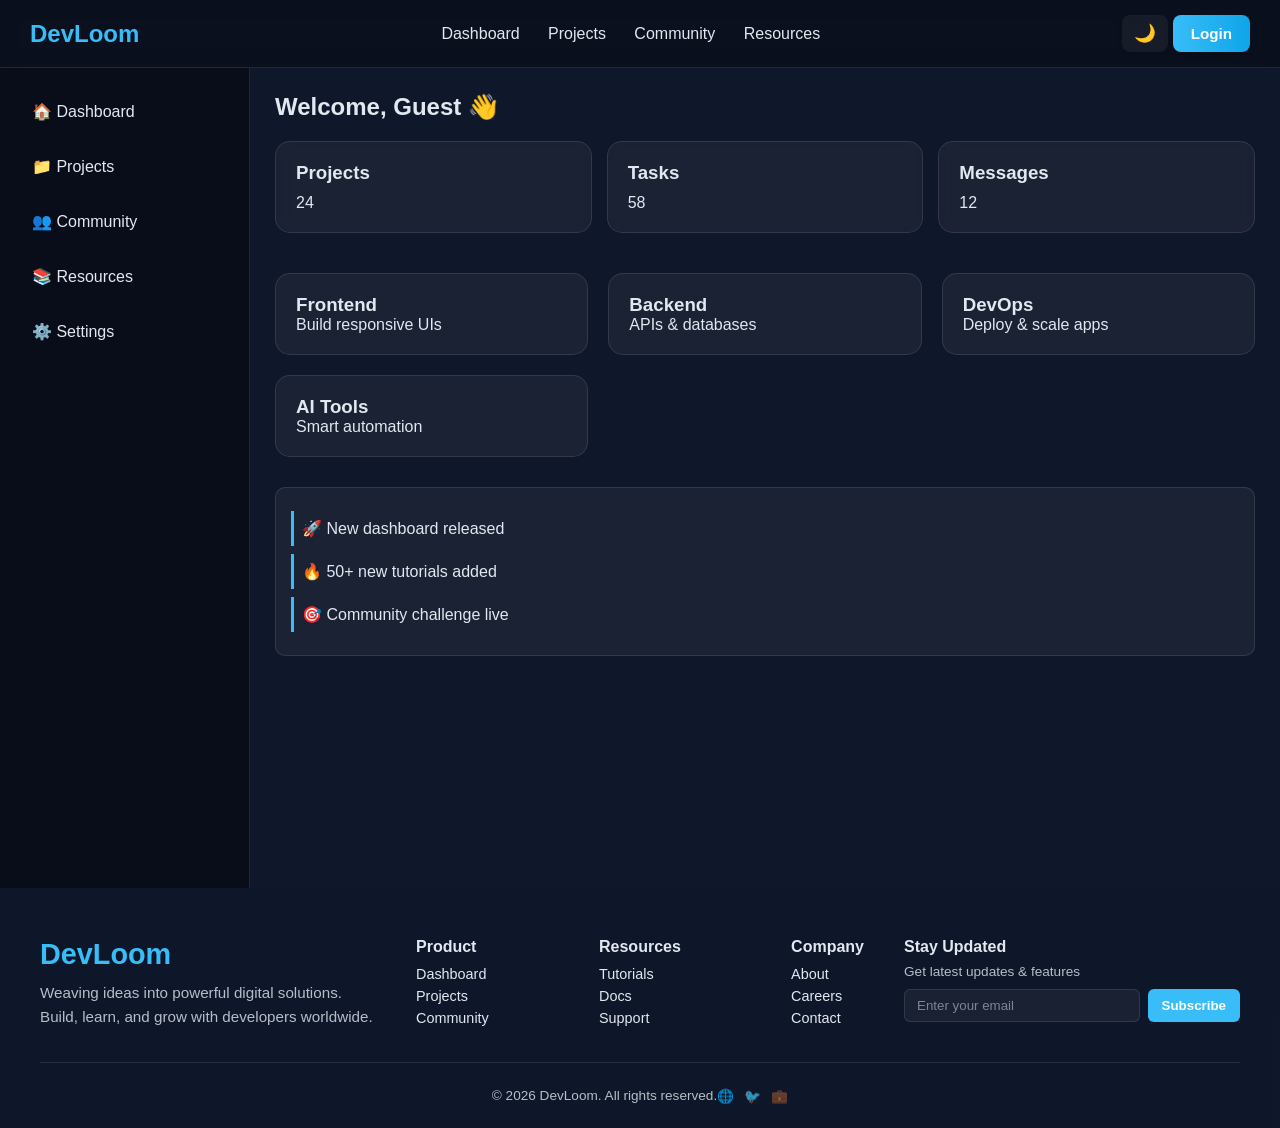
<file: Pages/index.html>
<!DOCTYPE html>
<html lang="en">
<head>
  <meta charset="UTF-8" />
  <meta name="viewport" content="width=device-width, initial-scale=1.0" />
  <title>DevLoom</title>
  <link rel="stylesheet" href="/styles/style.css" />
</head>
<body>
  <header class="header">
    <div class="logo">DevLoom</div>
    <nav>
      <a href="index.html">Dashboard</a>
      <a href="project.html">Projects</a>
      <a href="community.html">Community</a>
      <a href="resources.html">Resources</a>
    </nav>
    <div class="actions">
      <button id="themeToggle">🌙</button>
      <a href="login.html"><button id="loginBtn" >Login</button></a>
    </div>
  </header>

  <div class="layout">
    <aside class="sidebar" id="sidebar">
      <ul>
      <a href="index.html" style="text-decoration: none; color:white"><li>🏠 Dashboard</li></a>
       <a href="project.html" style="text-decoration: none; color:white"> <li>📁 Projects</li></a>
      <a href="community.html"  style="text-decoration: none; color:white">  <li>👥 Community</li></a>
      <a href="resources.html" style="text-decoration: none; color:white">  <li>📚 Resources</li></a>
      <a href="setting.html"  style="text-decoration: none; color:white"> <li >⚙️ Settings</li></a>
      </ul>
    </aside>

    <main class="main">
      <h2 id="welcome">Welcome, Guest 👋</h2>

      <section class="dashboard" id="dashboard"></section>

      <section class="cards" id="cards"></section>

      <section class="announcements" id="announcements"></section>
    </main>
  </div>

  <footer class="footer">
  <div class="footer-top">
    <!-- Brand -->
    <div class="footer-brand">
      <h2>DevLoom</h2>
      <p>Weaving ideas into powerful digital solutions. Build, learn, and grow with developers worldwide.</p>
    </div>

    <!-- Navigation Links -->
    <div class="footer-links">
      <div class="link-section">
        <h4>Product</h4>
        <a href="#">Dashboard</a>
        <a href="project.html">Projects</a>
        <a href="#">Community</a>
      </div>
      <div class="link-section">
        <h4>Resources</h4>
        <a href="#">Tutorials</a>
        <a href="#">Docs</a>
        <a href="#">Support</a>
      </div>
      <div class="link-section">
        <h4>Company</h4>
        <a href="#">About</a>
        <a href="#">Careers</a>
        <a href="#">Contact</a>
      </div>
    </div>

    <!-- Newsletter -->
    <div class="footer-newsletter">
      <h4>Stay Updated</h4>
      <p>Get latest updates & features</p>
      <div class="newsletter-box">
        <input type="email" placeholder="Enter your email" />
        <button>Subscribe</button>
      </div>
    </div>
  </div>

  <!-- Bottom Bar -->
  <div class="footer-bottom">
    <p>© 2026 DevLoom. All rights reserved.</p>
    <div class="footer-socials">
      <span>🌐</span>
      <span>🐦</span>
      <span>💼</span>
    </div>
  </div>
</footer>
<script src= "/scriptx/common.js"  defer></script>
<script src="/scriptx/script.js"></script>
</body>
</html>
</file>
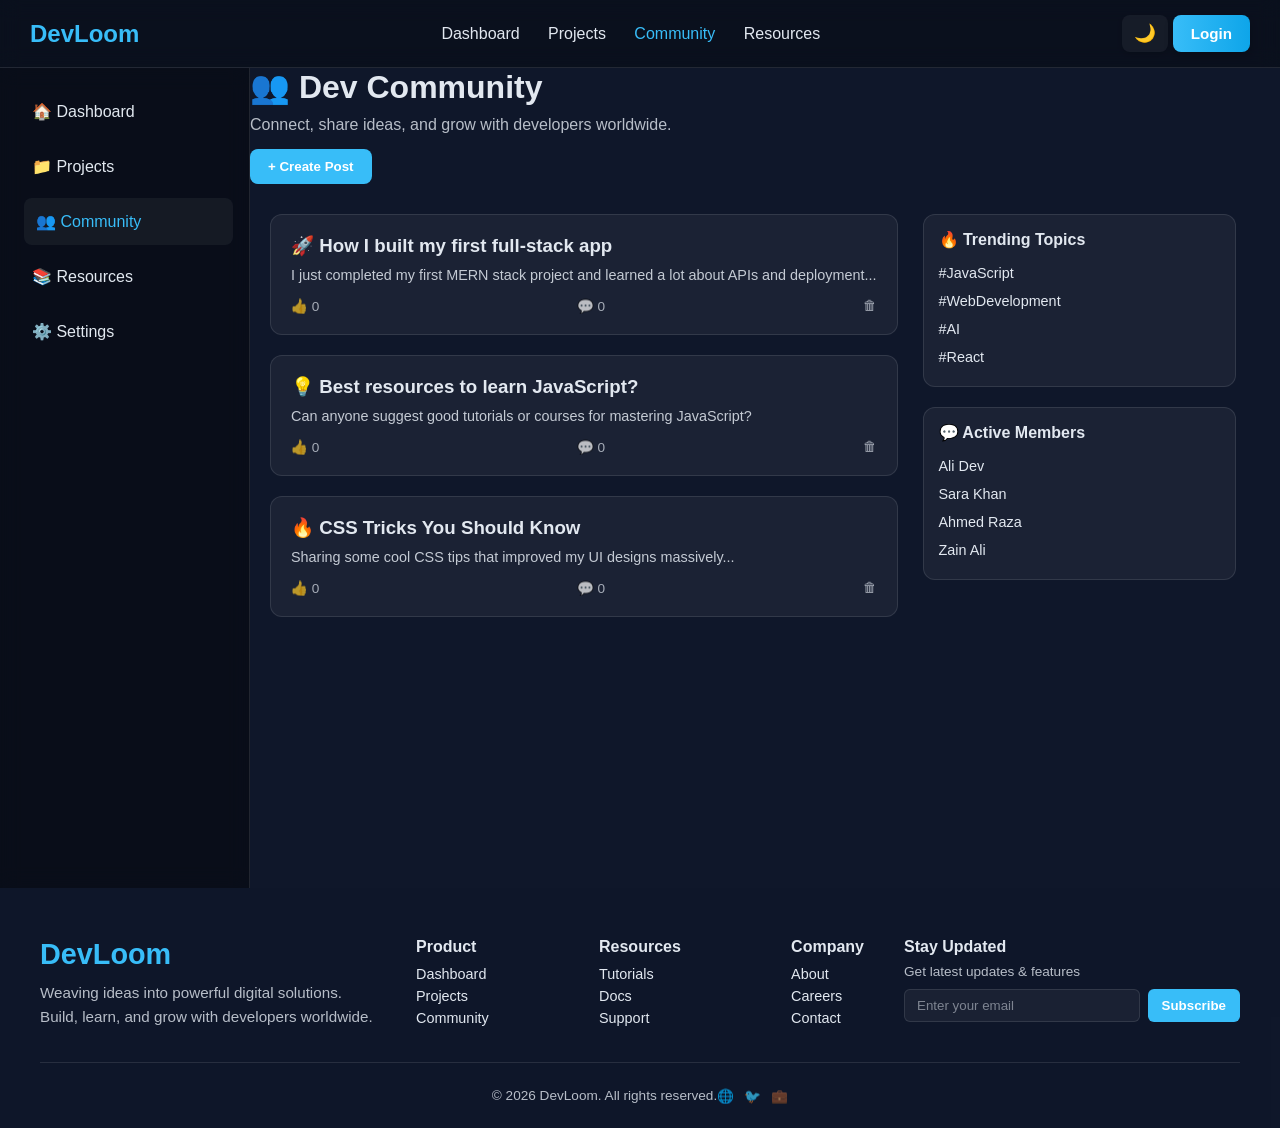
<file: Pages/community.html>
<!DOCTYPE html>
<html lang="en">
<head>
  <meta charset="UTF-8">
  <meta name="viewport" content="width=device-width, initial-scale=1.0">
  <title>Community</title>
  <link rel="stylesheet" href="/styles/community.css">
</head>
<body>

<!-- HEADER -->
<header class="header">
  <div class="logo">DevLoom</div>

  <nav>
    <a href="index.html">Dashboard</a>
    <a href="project.html">Projects</a>
    <a href="community.html" class="active">Community</a>
    <a href="resources.html">Resources</a>
  </nav>

  <div class="actions">
    <button id="themeToggle">🌙</button>
    <a href="login.html"><button id="loginBtn">Login</button></a>
  </div>
</header>

<!-- LAYOUT -->
<div class="layout">

  <!-- SIDEBAR -->
  <aside class="sidebar">
    <ul>
      <li><a href="index.html">🏠 Dashboard</a></li>
      <li><a href="project.html">📁 Projects</a></li>
      <li class="active">👥 Community</li>
      <li><a href="resources.html">📚 Resources</a></li>
      <li><a href="#">⚙️ Settings</a></li>
    </ul>
  </aside>

  <!-- MAIN CONTENT -->
  <main class="main-content">

    <!-- HEADER -->
    <section class="community-header">
      <h1>👥 Dev Community</h1>
      <p>Connect, share ideas, and grow with developers worldwide.</p>
      <button class="create-post-btn">+ Create Post</button>
    </section>

    <!-- CONTENT GRID -->
    <div class="community-container">

      <!-- POSTS -->
      <div class="posts">

        <div class="post-card">
          <h3>🚀 How I built my first full-stack app</h3>
          <p>I just completed my first MERN stack project and learned a lot about APIs and deployment...</p>
          <div class="post-footer">
            <span>👍 120 Likes</span>
            <span>💬 45 Comments</span>
          </div>
        </div>

        <div class="post-card">
          <h3>💡 Best resources to learn JavaScript?</h3>
          <p>Can anyone suggest good tutorials or courses for mastering JavaScript?</p>
          <div class="post-footer">
            <span>👍 89 Likes</span>
            <span>💬 30 Comments</span>
          </div>
        </div>

        <div class="post-card">
          <h3>🔥 CSS Tricks You Should Know</h3>
          <p>Sharing some cool CSS tips that improved my UI designs massively...</p>
          <div class="post-footer">
            <span>👍 150 Likes</span>
            <span>💬 60 Comments</span>
          </div>
        </div>

      </div>

      <!-- RIGHT SIDEBAR -->
      <div class="community-sidebar">

        <div class="community-box">
          <h4>🔥 Trending Topics</h4>
          <ul>
            <li>#JavaScript</li>
            <li>#WebDevelopment</li>
            <li>#AI</li>
            <li>#React</li>
          </ul>
        </div>

        <div class="community-box">
          <h4>💬 Active Members</h4>
          <ul>
            <li>Ali Dev</li>
            <li>Sara Khan</li>
            <li>Ahmed Raza</li>
            <li>Zain Ali</li>
          </ul>
        </div>

      </div>

    </div>

  </main>

</div>

<!-- FOOTER (OUTSIDE LAYOUT ✅) -->
<footer class="footer">

  <div class="footer-top">
    <div class="footer-brand">
      <h2>DevLoom</h2>
      <p>Weaving ideas into powerful digital solutions. Build, learn, and grow with developers worldwide.</p>
    </div>

    <div class="footer-links">
      <div class="link-section">
        <h4>Product</h4>
        <a href="index.html">Dashboard</a>
        <a href="project.html">Projects</a>
        <a href="community.html">Community</a>
      </div>

      <div class="link-section">
        <h4>Resources</h4>
        <a href="#">Tutorials</a>
        <a href="#">Docs</a>
        <a href="#">Support</a>
      </div>

      <div class="link-section">
        <h4>Company</h4>
        <a href="#">About</a>
        <a href="#">Careers</a>
        <a href="#">Contact</a>
      </div>
    </div>

    <div class="footer-newsletter">
      <h4>Stay Updated</h4>
      <p>Get latest updates & features</p>
      <div class="newsletter-box">
        <input type="email" placeholder="Enter your email">
        <button>Subscribe</button>
      </div>
    </div>
  </div>

  <div class="footer-bottom">
    <p>© 2026 DevLoom. All rights reserved.</p>
    <div class="footer-socials">
      <span>🌐</span>
      <span>🐦</span>
      <span>💼</span>
    </div>
  </div>

</footer>
<script src="/scriptx/common.js"></script>
<script src="/scriptx/community.js"></script>
</body>
</html>
</file>
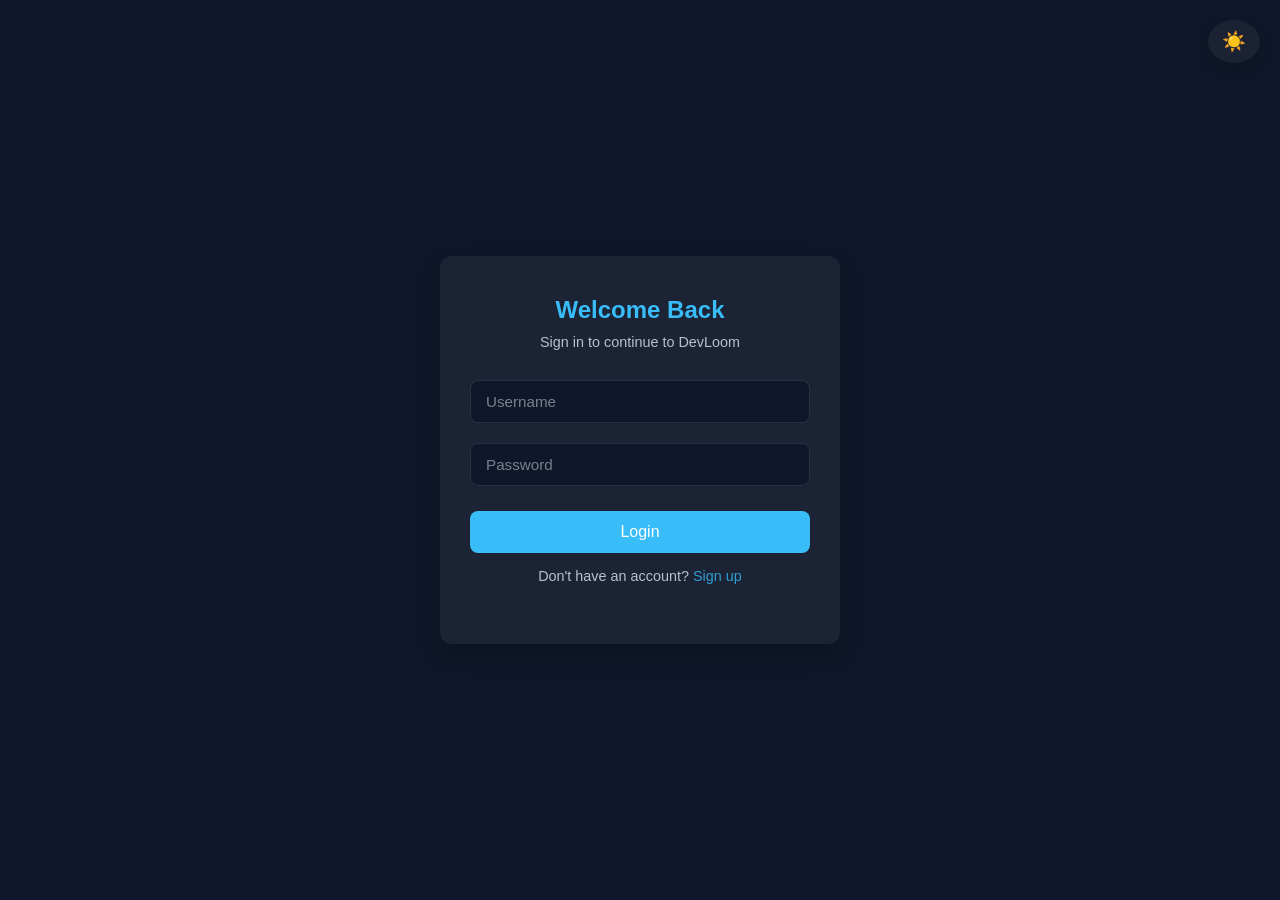
<file: Pages/login.html>
<!DOCTYPE html>
<html lang="en">
<head>
  <meta charset="UTF-8" />
  <meta name="viewport" content="width=device-width, initial-scale=1.0" />
  <title>Login - DevLoom</title>
  <link rel="stylesheet" href="/styles/login.css" />
</head>
<body>
  <div class="login-container">
    <div class="login-card">
      <h2>Welcome Back</h2>
      <p>Sign in to continue to DevLoom</p>
      <form id="loginForm">
        <input type="text" id="username" placeholder="Username" required />
        <input type="password" id="password" placeholder="Password" required />
        <button type="submit">Login</button>
      </form>
      <p class="signup-link">Don't have an account? <a href="#">Sign up</a></p>
    </div>
  </div>

  <!-- Floating Theme Toggle -->
  <button id="themeToggle" class="theme-toggle">🌙</button>

  <script>
    // Simulate login
    const loginForm = document.getElementById('loginForm');
    loginForm.addEventListener('submit', function(e) {
      e.preventDefault();
      const username = document.getElementById('username').value;
      const password = document.getElementById('password').value;

      if(username && password){
        localStorage.setItem('user', username);
        window.location.href = 'index.html';
      } else {
        alert('Please enter valid credentials');
      }
    });

    // Theme toggle
    const themeToggle = document.getElementById('themeToggle');

    // Detect theme from index.html
    if(localStorage.getItem('theme') === 'true'){
      document.body.classList.add('light');
      themeToggle.textContent = '🌙';
    } else {
      document.body.classList.remove('light');
      themeToggle.textContent = '☀️';
    }

    themeToggle.onclick = () => {
      document.body.classList.toggle('light');
      const isLight = document.body.classList.contains('light');
      localStorage.setItem('theme', isLight);
      themeToggle.textContent = isLight ? '🌙' : '☀️';
    };
  </script>
</body>
</html>
</file>
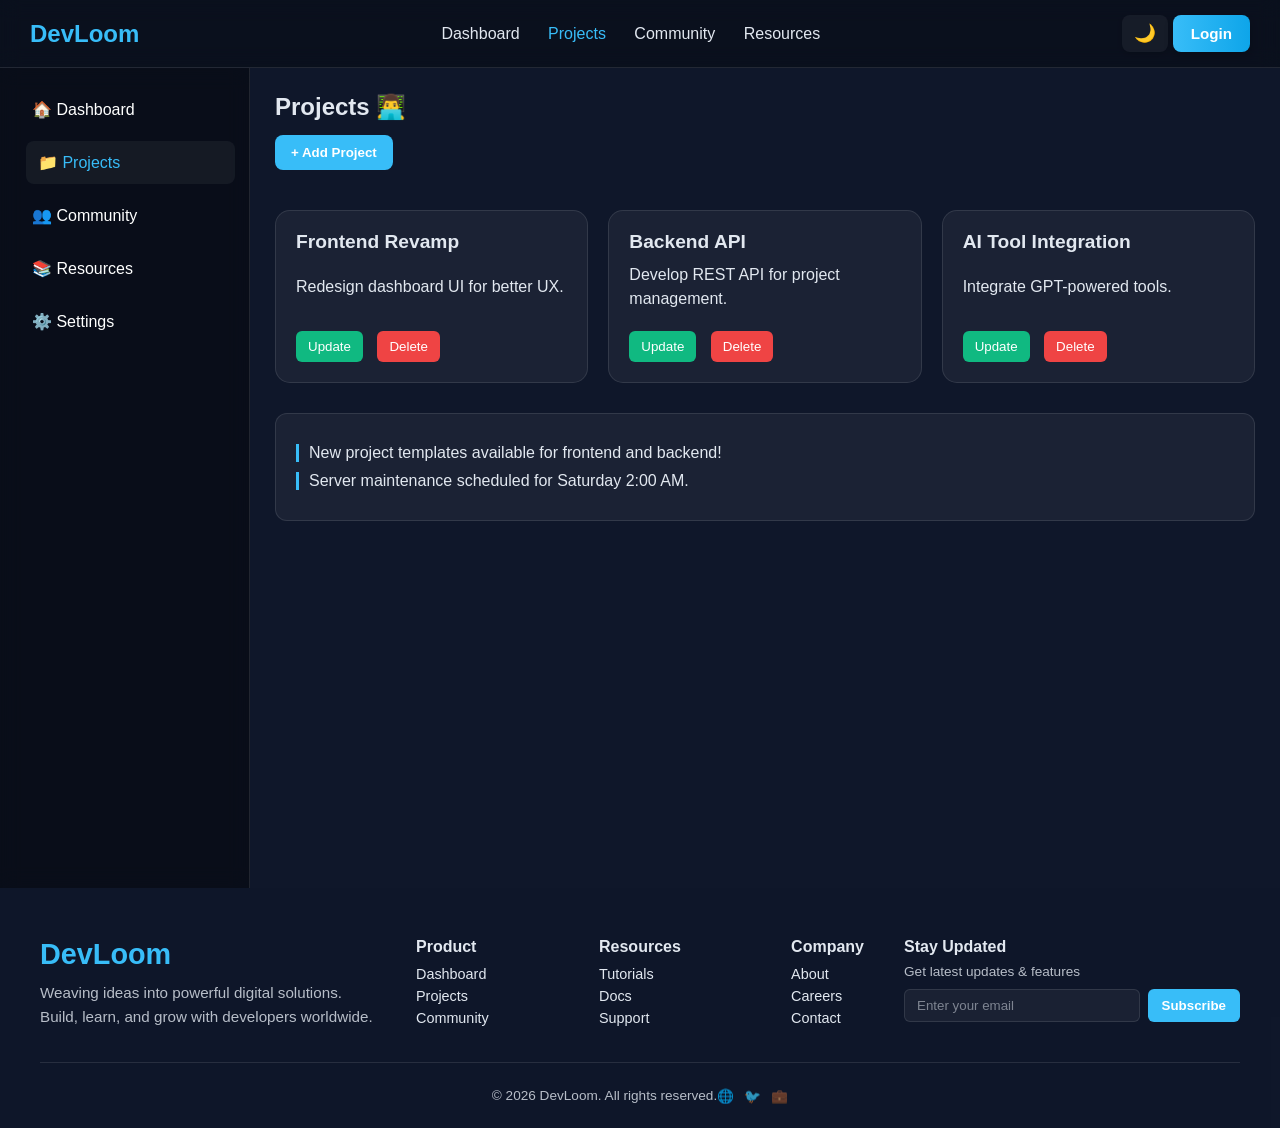
<file: Pages/project.html>
<!DOCTYPE html>
<html lang="en">
<head>
  <meta charset="UTF-8" />
  <meta name="viewport" content="width=device-width, initial-scale=1.0" />
  <title>Projects - DevLoom</title>
  <link rel="stylesheet" href="/styles/project.css" />
</head>
<body>
  <!-- HEADER -->
  <header class="header">
    <div class="logo">DevLoom</div>
    <nav>
      <a href="index.html">Dashboard</a>
      <a href="project.html" class="active">Projects</a>
      <a href="community.html">Community</a>
      <a href="resources.html">Resources</a>
    </nav>
    <div class="actions">
      <button id="themeToggle">🌙</button>
      <a href="login.html"><button id="loginBtn">Login</button></a>
    </div>
  </header>

  <div class="layout">
    <!-- SIDEBAR -->
    <aside class="sidebar" id="sidebar">
      <ul>
        <a href="index.html" style = "text-decoration:none; color: white"><li>🏠 Dashboard</li></a>
        <li class="active">📁 Projects</li>
       <a href="community.html" style = "text-decoration:none; color: white"> <li>👥 Community</li></a>
       <a href="resources.html"  style = "text-decoration:none; color: white"> <li>📚 Resources</li></a>
      <a href="setting.html"  style="text-decoration: none; color:white"> <li >⚙️ Settings</li></a>
      </ul>
    </aside>

    <!-- MAIN -->
    <main class="main">
      <h2>Projects 👨‍💻</h2>

      <!-- PROJECT CARDS -->
      <section class="cards" id="projectCards"></section>

      <!-- ANNOUNCEMENTS -->
      <section class="announcements" id="announcements">
        <p>New project templates available for frontend and backend!</p>
        <p>Server maintenance scheduled for Saturday 2:00 AM.</p>
      </section>
    </main>
  </div>

  <!-- FOOTER -->
  <footer class="footer">
    <div class="footer-top">
      <div class="footer-brand">
        <h2>DevLoom</h2>
        <p>Weaving ideas into powerful digital solutions. Build, learn, and grow with developers worldwide.</p>
      </div>
      <div class="footer-links">
        <div class="link-section">
          <h4>Product</h4>
          <a href="index.html">Dashboard</a>
          <a href="project.html">Projects</a>
          <a href="community.html">Community</a>
        </div>
        <div class="link-section">
          <h4>Resources</h4>
          <a href="#">Tutorials</a>
          <a href="#">Docs</a>
          <a href="#">Support</a>
        </div>
        <div class="link-section">
          <h4>Company</h4>
          <a href="#">About</a>
          <a href="#">Careers</a>
          <a href="#">Contact</a>
        </div>
      </div>
      <div class="footer-newsletter">
        <h4>Stay Updated</h4>
        <p>Get latest updates & features</p>
        <div class="newsletter-box">
          <input type="email" placeholder="Enter your email" />
          <button>Subscribe</button>
        </div>
      </div>
    </div>

    <div class="footer-bottom">
      <p>© 2026 DevLoom. All rights reserved.</p>
      <div class="footer-socials">
        <span>🌐</span>
        <span>🐦</span>
        <span>💼</span>
      </div>
    </div>
  </footer>
<script src="/scriptx/common.js"></script>
  <script src="/scriptx/project.js"></script>
</body>
</html>
</file>
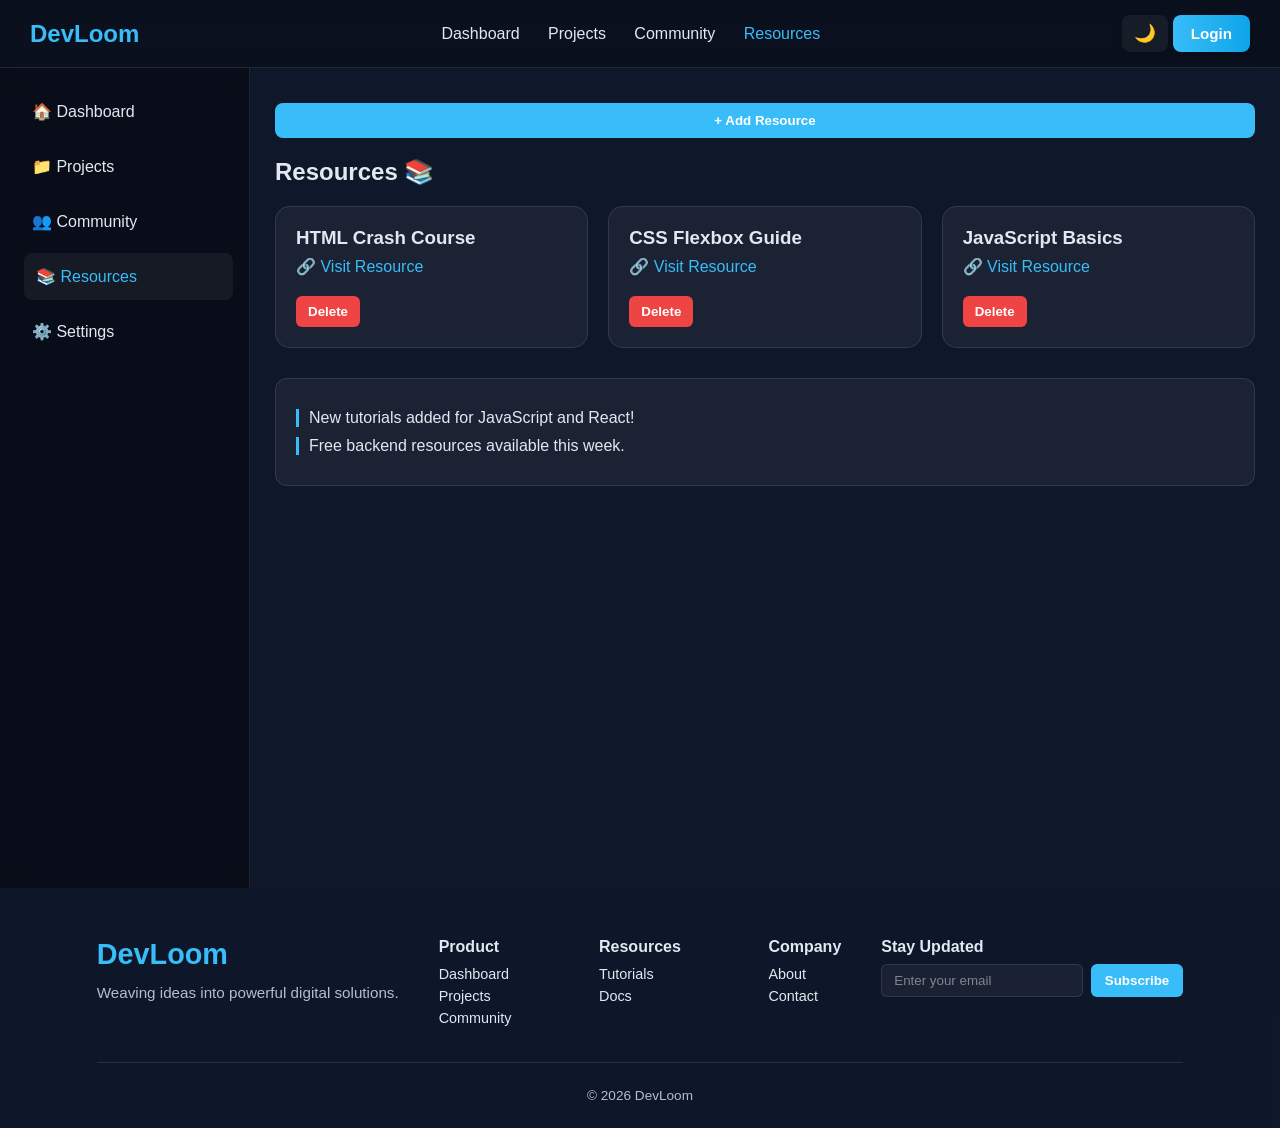
<file: Pages/resources.html>
<!DOCTYPE html>
<html lang="en">
<head>
  <meta charset="UTF-8" />
  <meta name="viewport" content="width=device-width, initial-scale=1.0"/>
  <title>Resources - DevLoom</title>
  <link rel="stylesheet" href="/styles/resources.css"/>
</head>
<body>

  <!-- HEADER -->
  <header class="header">
    <div class="logo">DevLoom</div>
    <nav>
      <a href="index.html">Dashboard</a>
      <a href="project.html">Projects</a>
      <a href="community.html">Community</a>
      <a href="resources.html" class="active">Resources</a>
    </nav>
    <div class="actions">
      <button id="themeToggle">🌙</button>
      <a href="login.html"><button id = "loginBtn">Login</button></a>
    </div>
  </header>

  <div class="layout">

    <!-- SIDEBAR -->
    <aside class="sidebar">
      <ul>
        <a href="index.html" style="text-decoration:none; color:white"><li>🏠 Dashboard</li></a>
        <a href="project.html" style="text-decoration:none; color:white"><li>📁 Projects</li></a>
        <a href="community.html" style="text-decoration:none; color:white"><li>👥 Community</li></a>
        <li class="active">📚 Resources</li>
       <a href="setting.html"  style="text-decoration: none; color:white"> <li >⚙️ Settings</li></a>
      </ul>
    </aside>

    <!-- MAIN -->
    <main class="main">
      <h2>Resources 📚</h2>

      <!-- RESOURCE CARDS -->
      <section class="cards" id="resourceCards"></section>

      <!-- ANNOUNCEMENTS -->
      <section class="announcements">
        <p>New tutorials added for JavaScript and React!</p>
        <p>Free backend resources available this week.</p>
      </section>
    </main>
  </div>

  <!-- FOOTER (same as your project page) -->
  <footer class="footer">
    <div class="footer-top">
      <div class="footer-brand">
        <h2>DevLoom</h2>
        <p>Weaving ideas into powerful digital solutions.</p>
      </div>

      <div class="footer-links">
        <div class="link-section">
          <h4>Product</h4>
          <a href="index.html">Dashboard</a>
          <a href="project.html">Projects</a>
          <a href="community.html">Community</a>
        </div>

        <div class="link-section">
          <h4>Resources</h4>
          <a href="#">Tutorials</a>
          <a href="#">Docs</a>
        </div>

        <div class="link-section">
          <h4>Company</h4>
          <a href="#">About</a>
          <a href="#">Contact</a>
        </div>
      </div>

      <div class="footer-newsletter">
        <h4>Stay Updated</h4>
        <div class="newsletter-box">
          <input type="email" placeholder="Enter your email"/>
          <button>Subscribe</button>
        </div>
      </div>
    </div>

    <div class="footer-bottom">
      <p>© 2026 DevLoom</p>
    </div>
  </footer>

  <script src="/scriptx/resources.js"></script>
</body>
</html>
</file>
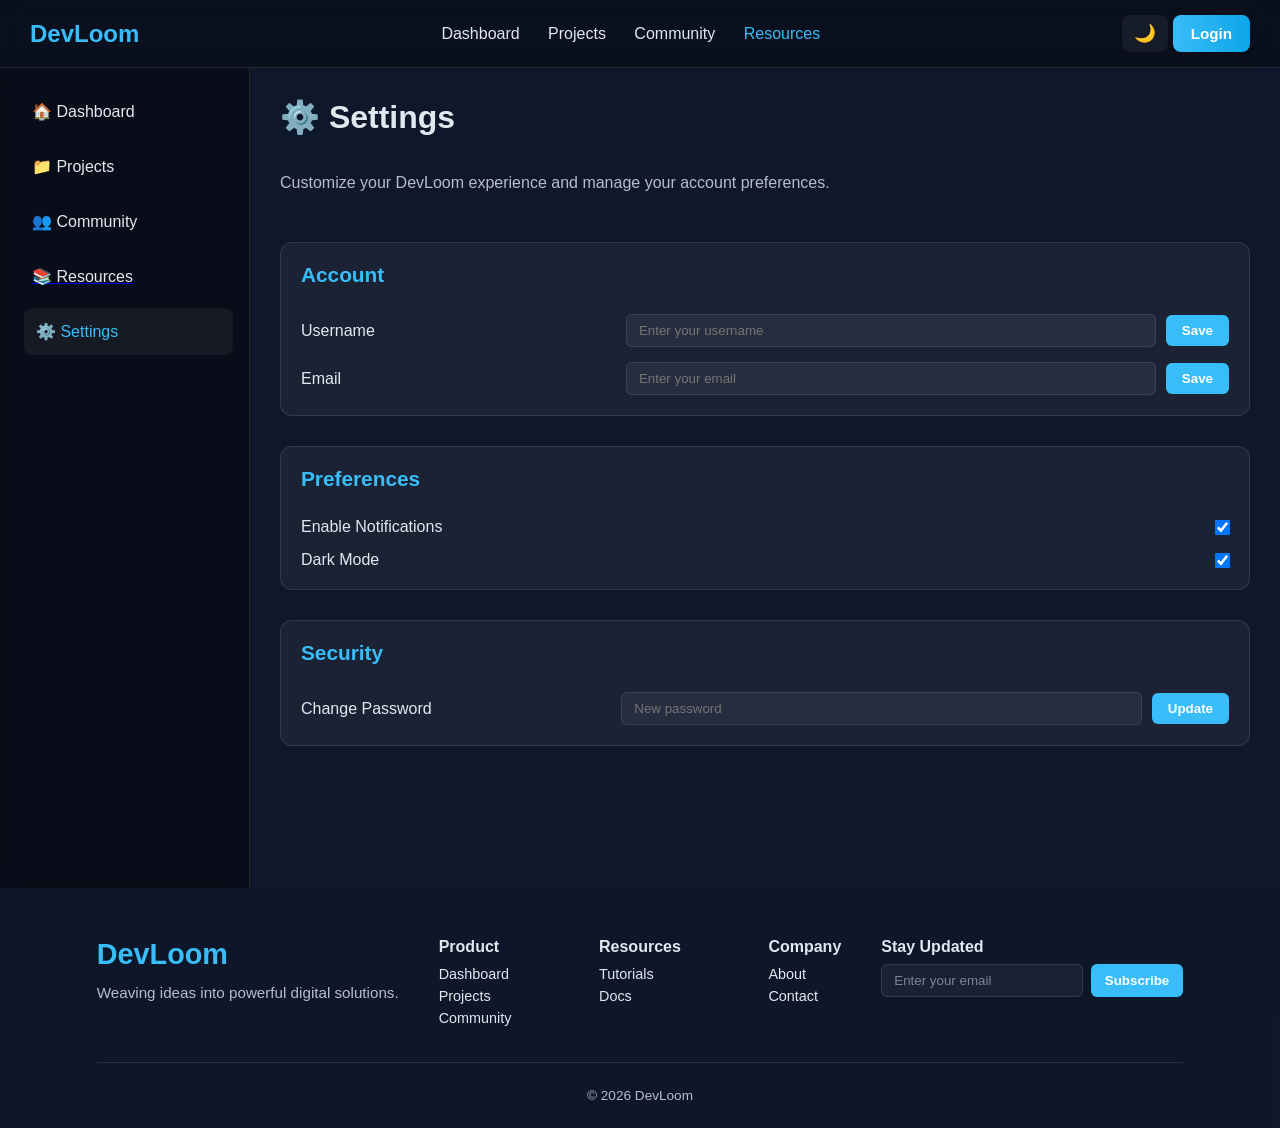
<file: Pages/setting.html>
<!DOCTYPE html>
<html lang="en">
<head>
  <meta charset="UTF-8">
  <meta name="viewport" content="width=device-width, initial-scale=1.0">
  <title>Settings - DevLoom</title>
  <link rel="stylesheet" href="/styles/common.css">
  <link rel="stylesheet" href="/styles/setting.css">
</head>
<body>
  <!-- HEADER & SIDEBAR handled by common.css -->
 <header class="header">
    <div class="logo">DevLoom</div>
    <nav>
      <a href="index.html">Dashboard</a>
      <a href="project.html">Projects</a>
      <a href="community.html">Community</a>
      <a href="resources.html" class="active">Resources</a>
    </nav>
    <div class="actions">
      <button id="themeToggle">🌙</button>
      <a href="login.html"><button id = "loginBtn">Login</button></a>
    </div>
  </header>

  <div class="layout">
    <!-- SIDEBAR is common -->
<aside class="sidebar">
      <ul>
        <a href="index.html" style="text-decoration:none; color:white"><li>🏠 Dashboard</li></a>
        <a href="project.html" style="text-decoration:none; color:white"><li>📁 Projects</li></a>
        <a href="community.html" style="text-decoration:none; color:white"><li>👥 Community</li></a>
       <a href="resources.html"> <li>📚 Resources</li></a>
      <li class="active">⚙️ Settings</li>
      </ul>
    </aside>

    <main class="main-content setting-main">
      <h1>⚙️ Settings</h1>
      <p>Customize your DevLoom experience and manage your account preferences.</p>

      <!-- ACCOUNT SETTINGS -->
      <section class="settings-section">
        <h2>Account</h2>
        <div class="setting-item">
          <label for="username">Username</label>
          <input type="text" id="username" placeholder="Enter your username">
          <button class="save-btn">Save</button>
        </div>
        <div class="setting-item">
          <label for="email">Email</label>
          <input type="email" id="email" placeholder="Enter your email">
          <button class="save-btn">Save</button>
        </div>
      </section>

      <!-- PREFERENCES -->
      <section class="settings-section">
        <h2>Preferences</h2>
        <div class="setting-item">
          <label for="notifications">Enable Notifications</label>
          <input type="checkbox" id="notifications" checked>
        </div>
        <div class="setting-item">
          <label for="darkmode">Dark Mode</label>
          <input type="checkbox" id="darkmode">
        </div>
      </section>

      <!-- SECURITY -->
      <section class="settings-section">
        <h2>Security</h2>
        <div class="setting-item">
          <label for="password">Change Password</label>
          <input type="password" id="password" placeholder="New password">
          <button class="save-btn">Update</button>
        </div>
      </section>
    </main>
  </div>
  <footer class="footer">
    <div class="footer-top">
      <div class="footer-brand">
        <h2>DevLoom</h2>
        <p>Weaving ideas into powerful digital solutions.</p>
      </div>

      <div class="footer-links">
        <div class="link-section">
          <h4>Product</h4>
          <a href="index.html">Dashboard</a>
          <a href="project.html">Projects</a>
          <a href="community.html">Community</a>
        </div>

        <div class="link-section">
          <h4>Resources</h4>
          <a href="#">Tutorials</a>
          <a href="#">Docs</a>
        </div>

        <div class="link-section">
          <h4>Company</h4>
          <a href="#">About</a>
          <a href="#">Contact</a>
        </div>
      </div>

      <div class="footer-newsletter">
        <h4>Stay Updated</h4>
        <div class="newsletter-box">
          <input type="email" placeholder="Enter your email"/>
          <button>Subscribe</button>
        </div>
      </div>
    </div>

    <div class="footer-bottom">
      <p>© 2026 DevLoom</p>
    </div>
  </footer>

  <script src="/scriptx/common.js"></script>
  <script src="/scriptx/setting.js"></script>
</body>
</html>
</file>
<file: styles/style.css>
@import url("/styles/common.css");
/* ================= DASHBOARD ================= */
.dashboard {
  display: flex;
  gap: 15px;
  margin: 20px 0;
}

.widget {
  flex: 1;
  padding: 20px;
  border-radius: 15px;
  background: var(--card);
  backdrop-filter: blur(8px);
  border: 1px solid var(--border);
  transition: 0.3s;
}

.widget:hover {
  transform: translateY(-5px) scale(1.02);
}

.widget h3 {
  margin-bottom: 10px;
}
.sidebar ul {
  list-style: none;
  padding-left: 0;
  margin: 0;
  display: flex;
  flex-direction: column;
  gap: 8px;
}

.sidebar li {
  padding: 14px 12px;
  border-radius: 8px;
  cursor: pointer;
  display: flex;
  align-items: center;
  gap: 8px;
  transition: all 0.3s ease;
  color: var(--text);
}

.sidebar li a {
  text-decoration: none;
  color: inherit;
  display: flex;
  align-items: center;
  width: 100%;
}

.sidebar li:hover,
.sidebar li.active {
  background: var(--card);
  color: var(--accent);
  transform: translateX(4px);
}

/* ================= CARDS ================= */
.cards {
  display: grid;
  grid-template-columns: repeat(auto-fit, minmax(250px, 1fr));
  gap: 20px;
}

.card {
  padding: 20px;
  border-radius: 15px;
  background: var(--card);
  border: 1px solid var(--border);
  transition: 0.3s;
  position: relative;
  overflow: hidden;
}

.card::before {
  content: "";
  position: absolute;
  width: 150%;
  height: 150%;
  background: linear-gradient(45deg, transparent, var(--accent), transparent);
  top: -50%;
  left: -50%;
  opacity: 0;
  transition: 0.5s;
}

.card:hover::before {
  opacity: 0.15;
}

.card:hover {
  transform: scale(1.05);
  box-shadow: 0 10px 30px rgba(0,0,0,0.15);
}

/* ================= ANNOUNCEMENTS ================= */
.announcements {
  margin-top: 30px;
  padding: 15px;
  border-radius: 10px;
  background: var(--card);
  border: 1px solid var(--border);
  transition: all 0.3s ease;
}

.announcements p {
  margin: 8px 0;
  padding: 8px;
  border-left: 3px solid var(--accent);
}
</file>
<file: styles/community.css>
/* ================= COMMUNITY-SPECIFIC STYLES ================= */
@import url("common.css");

/* ================= COMMUNITY HEADER ================= */
.community-header {
  margin-bottom: 30px;
}

.community-header h1 {
  font-size: 2rem;
  margin-bottom: 10px;
}

.community-header p {
  opacity: 0.8;
}

.create-post-btn {
  margin-top: 15px;
  padding: 10px 18px;
  background: var(--accent);
  border: none;
  color: white;
  border-radius: 8px;
  cursor: pointer;
  transition: 0.3s;
}

.create-post-btn:hover {
  transform: translateY(-2px) scale(1.03);
}

/* ================= COMMUNITY GRID ================= */
.community-container {
  display: grid;
  grid-template-columns: 2fr 1fr;
  gap: 25px;
  align-items: start;
  padding: 0 20px; /* added padding for spacing on sides */
  box-sizing: border-box;
}

/* ================= POSTS ================= */
.posts {
  display: flex;
  flex-direction: column;
  gap: 20px;
}

.post-card {
  background: var(--card);
  padding: 20px;
  border-radius: 12px;
  border: 1px solid var(--border);
  transition: 0.3s;
}

.post-card:hover {
  transform: translateY(-5px);
  border-color: var(--accent);
}

.post-card h3 {
  margin-bottom: 10px;
}

.post-card p {
  font-size: 0.9rem;
  opacity: 0.85;
}

.post-footer {
  display: flex;
  justify-content: space-between;
  margin-top: 15px;
  font-size: 0.85rem;
  opacity: 0.7;
}

/* POST ACTION BUTTONS */
.like-btn,
.comment-btn,
.delete-btn {
  cursor: pointer;
  transition: 0.2s;
}

.like-btn:hover,
.comment-btn:hover,
.delete-btn:hover {
  color: var(--accent);
  transform: scale(1.05);
}

/* ================= COMMUNITY SIDEBAR ================= */
.community-sidebar {
  display: flex;
  flex-direction: column;
  gap: 20px;
  width: 100%;
}

.community-box {
  background: var(--card);
  padding: 15px;
  border-radius: 12px;
  border: 1px solid var(--border);
  transition: 0.3s;
}

.community-box:hover {
  border-color: var(--accent);
}

.community-box h4 {
  margin-bottom: 10px;
}

.community-box ul {
  list-style: none;
  padding-left: 0;
}

.community-box li {
  padding: 6px 0;
  font-size: 0.9rem;
  cursor: pointer;
  transition: 0.3s;
}

.community-box li:hover {
  color: var(--accent);
  transform: translateX(4px);
}

/* ================= SIDEBAR FIX ================= */
.sidebar ul {
  list-style: none;
  padding-left: 0;
  margin: 0;
  display: flex;
  flex-direction: column;
  gap: 8px;
}

.sidebar li {
  padding: 14px 12px;
  border-radius: 8px;
  cursor: pointer;
  display: flex;
  align-items: center;
  gap: 8px;
  transition: all 0.3s ease;
  color: var(--text);
}

.sidebar li a {
  text-decoration: none;
  color: inherit;
  display: flex;
  align-items: center;
  width: 100%;
}

.sidebar li:hover,
.sidebar li.active {
  background: var(--card);
  color: var(--accent);
  transform: translateX(4px);
}

/* ================= COMMENT SECTION ================= */
.comment-section {
  margin-top: 12px;
  display: flex;
  gap: 8px;
  flex-wrap: wrap;
  max-height: 0;
  overflow: hidden;
  opacity: 0;
  transition: all 0.4s ease;
}

.comment-section.active {
  max-height: 200px;
  opacity: 1;
}

.comment-input {
  flex: 1;
  padding: 8px 12px;
  border-radius: 6px;
  border: 1px solid var(--border);
  outline: none;
  background: var(--card);
  color: var(--text);
}

.comment-input:focus {
  border-color: var(--accent);
  box-shadow: 0 0 6px var(--accent);
}

.add-comment-btn {
  padding: 8px 14px;
  background: linear-gradient(135deg, #38bdf8, #3b82f6);
  border: none;
  color: white;
  border-radius: 6px;
  cursor: pointer;
  font-size: 0.85rem;
  transition: 0.3s;
}

.add-comment-btn:hover {
  transform: translateY(-2px) scale(1.05);
  box-shadow: 0 4px 10px rgba(56, 189, 248, 0.4);
}

/* ================= ANIMATIONS ================= */
/* DELETE ANIMATION */
.post-card.fade-out {
  opacity: 0;
  transform: translateY(20px);
}

/* LIKE ANIMATION */
.like-btn.liked {
  color: #38bdf8;
  animation: likePop 0.3s ease;
}

@keyframes likePop {
  0% { transform: scale(1); }
  50% { transform: scale(1.3); }
  100% { transform: scale(1); }
}

/* COMMENT APPEAR */
.comments-list p {
  animation: fadeIn 0.3s ease;
}

@keyframes fadeIn {
  from { opacity: 0; transform: translateY(5px); }
  to { opacity: 1; transform: translateY(0); }
}

/* ================= RESPONSIVE ================= */
@media (max-width: 1200px) {
  .community-container {
    grid-template-columns: 3fr 1fr; /* slightly bigger main area */
    gap: 20px;
  }
}

@media (max-width: 1024px) {
  .community-container {
    grid-template-columns: 1fr;
  }

  .community-sidebar {
    order: -1; /* moves sidebar on top on smaller screens */
    margin-bottom: 25px;
  }
}

@media (max-width: 768px) {
  .community-header h1 {
    font-size: 1.6rem;
  }

  .create-post-btn {
    width: 100%;
    text-align: center;
  }
}

@media (max-width: 480px) {
  .post-card {
    padding: 15px;
  }

  .comment-input {
    flex-basis: 100%;
  }

  .add-comment-btn {
    width: 100%;
  }
}
</file>
<file: styles/login.css>
/* ================= RESET ================= */
* {
  margin: 0;
  padding: 0;
  box-sizing: border-box;
}

/* ================= VARIABLES ================= */
:root {
  --bg: #0f172a;
  --card: rgba(255, 255, 255, 0.05);
  --text: #e2e8f0;
  --accent: #38bdf8;
  --border: rgba(255, 255, 255, 0.1);
}

/* Light Theme */
body.light {
  --bg: #f8fafc;
  --card: #ffffff;
  --text: #1e293b;
  --accent: #3b82f6;
  --border: rgba(0,0,0,0.1);
}

/* ================= BODY ================= */
body {
  font-family: 'Segoe UI', sans-serif;
  background: var(--bg);
  color: var(--text);
  display: flex;
  justify-content: center;
  align-items: center;
  height: 100vh;
  transition: all 0.3s ease;
}

/* ================= LOGIN CARD ================= */
.login-container {
  display: flex;
  justify-content: center;
  align-items: center;
  width: 100%;
  padding: 20px;
}

.login-card {
  background: var(--card);
  padding: 40px 30px;
  border-radius: 12px;
  width: 100%;
  max-width: 400px;
  text-align: center;
  box-shadow: 0 10px 25px rgba(0,0,0,0.2);
  transition: all 0.3s ease;
}

.login-card h2 {
  color: var(--accent);
  margin-bottom: 10px;
}

.login-card p {
  font-size: 0.9rem;
  margin-bottom: 20px;
  opacity: 0.8;
}

/* ================= FORM ================= */
.login-card input {
  width: 100%;
  padding: 12px 15px;
  margin: 10px 0;
  border-radius: 8px;
  border: 1px solid var(--border);
  outline: none;
  font-size: 0.95rem;
  transition: all 0.3s ease;
  background: var(--bg);
  color: var(--text);
}

.login-card input::placeholder {
  color: var(--text);
  opacity: 0.5;
}

.login-card input:focus {
  border-color: var(--accent);
  box-shadow: 0 0 5px var(--accent);
}

.login-card button {
  width: 100%;
  padding: 12px;
  margin-top: 15px;
  border: none;
  border-radius: 8px;
  background: var(--accent);
  color: #fff;
  font-size: 1rem;
  cursor: pointer;
  transition: all 0.3s ease;
}

.login-card button:hover {
  transform: scale(1.05);
  background: #2563eb;
}

/* Signup link */
.signup-link {
  margin-top: 15px;
  font-size: 0.85rem;
}

.signup-link a {
  color: var(--accent);
  text-decoration: none;
}

.signup-link a:hover {
  text-decoration: underline;
}

/* ================= FLOATING THEME TOGGLE ================= */
.theme-toggle {
  position: fixed;
  top: 20px;
  right: 20px;
  border: none;
  padding: 10px 14px;
  border-radius: 50%;
  background: var(--card);
  color: var(--text);
  font-size: 1.2rem;
  cursor: pointer;
  box-shadow: 0 5px 15px rgba(0,0,0,0.2);
  transition: all 0.3s ease;
  z-index: 100;
}

.theme-toggle:hover {
  transform: scale(1.1);
  background: var(--accent);
  color: #fff;
}

/* ================= RESPONSIVE ================= */
@media(max-width: 480px){
  .login-card {
    padding: 30px 20px;
  }
}
</file>
<file: styles/project.css>
@import url("common.css");
/* ================= PROJECT CARDS ================= */
.cards {
  display: grid;
  grid-template-columns: repeat(auto-fit, minmax(280px, 1fr));
  gap: 20px;
  margin-top: 20px;
}

.project-card {
  background: var(--card);
  border: 1px solid var(--border);
  border-radius: 15px;
  padding: 20px;
  display: flex;
  flex-direction: column;
  justify-content: space-between;
  transition: 0.3s;
  position: relative;
  overflow: hidden;
}


.project-card::before {
  content: "";
  position: absolute;
  width: 150%;
  height: 150%;
  background: linear-gradient(45deg, transparent, var(--accent), transparent);
  top: -50%;
  left: -50%;
  opacity: 0;
  transition: 0.5s;
  pointer-events: none; /* 🔥 Fixes click issue */
}

.project-card:hover::before {
  opacity: 0.15;
}

.project-card:hover {
  transform: scale(1.03);
  box-shadow: 0 10px 30px rgba(0,0,0,0.15);
}

.project-card h3 {
  margin-bottom: 10px;
  font-size: 1.2rem;
}

.project-card p {
  margin-bottom: 20px;
  line-height: 1.5;
  color: var(--text);
}

.project-card button {
  padding: 8px 12px;
  border-radius: 6px;
  border: none;
  cursor: pointer;
  font-weight: 500;
  margin-right: 10px;
  transition: 0.3s;
}

.project-card .delete-btn {
  background: #ef4444;
  color: #fff;
}

.project-card .delete-btn:hover {
  background: #b91c1c;
  transform: scale(1.05);
}

.project-card .update-btn {
  background: #10b981;
  color: #fff;
}

.project-card .update-btn:hover {
  background: #047857;
  transform: scale(1.05);
}

/* ================= ADD PROJECT BUTTON ================= */
.add-project-btn {
  padding: 10px 16px;
  border-radius: 8px;
  border: none;
  background: var(--accent);
  color: #fff;
  font-weight: 600;
  cursor: pointer;
  align-self: flex-start;
  transition: 0.3s;
  margin-top: 14px; /* add vertical gap from heading */
  margin-bottom: 20px;
}

.add-project-btn:hover {
  transform: scale(1.05);
}

/* ================= ANNOUNCEMENTS ================= */
.announcements {
  margin-top: 30px;
  padding: 20px;
  border-radius: 12px;
  background: var(--card);
  border: 1px solid var(--border);
}

.announcements p {
  margin: 10px 0;
  padding-left: 10px;
  border-left: 3px solid var(--accent);
}
</file>
<file: styles/resources.css>
/* IMPORT SAME VARIABLES + BASE */
@import url("project.css");

/* Optional small tweaks */
.sidebar ul {
  list-style: none;
  padding-left: 0;
  margin: 0;
  display: flex;
  flex-direction: column;
  gap: 8px;
}

.sidebar li {
  padding: 14px 12px;
  border-radius: 8px;
  cursor: pointer;
  display: flex;
  align-items: center;
  gap: 8px;
  transition: all 0.3s ease;
  color: var(--text);
}

.sidebar li a {
  text-decoration: none;
  color: inherit;
  display: flex;
  align-items: center;
  width: 100%;
}

.sidebar li:hover,
.sidebar li.active {
  background: var(--card);
  color: var(--accent);
  transform: translateX(4px);
}

.add-resource-btn {
  padding: 10px 16px;
  border-radius: 8px;
  border: none;
  background: var(--accent);
  color: #fff;
  cursor: pointer;
  margin-top: 10px;
  margin-bottom: 20px;
}

.resource-card {
  background: var(--card);
  border: 1px solid var(--border);
  border-radius: 15px;
  padding: 20px;
  transition: 0.3s;
  position: relative;
}

.resource-card:hover {
  transform: scale(1.03);
}

.resource-card::before {
  content: "";
  position: absolute;
  width: 150%;
  height: 150%;
  top: -50%;
  left: -50%;
  background: linear-gradient(45deg, transparent, var(--accent), transparent);
  opacity: 0;
  pointer-events: none; /* IMPORTANT */
}

.resource-card:hover::before {
  opacity: 0.1;
}
.delete-btn {
  background: #ef4444;
  color: #fff;
  border: none;
  padding: 8px 12px;
  border-radius: 6px;
  cursor: pointer;
  transition: 0.3s;
}

.delete-btn:hover {
  background: #b91c1c;
  transform: scale(1.05);
}
.resource-card a {
  color: var(--accent);
  text-decoration: none;
  font-weight: 500;
  transition: 0.3s;
}

.resource-card a:hover {
  text-decoration: underline;
  color: #0ea5e9;
}
.resource-card h3 {
  margin-bottom: 8px;
}

.resource-card p {
  margin-bottom: 15px;
}

.resource-card .delete-btn {
  margin-top: 5px;
}
</file>
<file: styles/common.css>
/* ================= RESET ================= */
* {
  margin: 0;
  padding: 0;
  box-sizing: border-box;
}

/* ================= VARIABLES ================= */
:root {
  --bg: #0f172a;
  --text: #e2e8f0;
  --card: rgba(255, 255, 255, 0.05);
  --accent: #38bdf8;
  --border: rgba(255, 255, 255, 0.1);
  --header-bg: rgba(0, 0, 0, 0.3);
  --sidebar-bg: rgba(0, 0, 0, 0.4);
  --footer-bg: rgba(15, 23, 42, 0.85);
  --footer-text: #e2e8f0;
}

/* ================= LIGHT THEME ================= */
body.light {
  --bg: #f8fafc;
  --text: #1e293b;
  --card: #ffffff;
  --accent: #3b82f6;
  --border: rgba(0, 0, 0, 0.1);
  --header-bg: rgba(255, 255, 255, 0.8);
  --sidebar-bg: rgba(255, 255, 255, 0.85);
  --footer-bg: #f1f5f9;
  --footer-text: #1e293b;
}

/* ================= BODY ================= */
body {
  font-family: "Segoe UI", sans-serif;
  background: var(--bg);
  color: var(--text);
  transition: background 0.3s ease, color 0.3s ease;
}

/* ================= HEADER ================= */
.header {
  display: flex;
  justify-content: space-between;
  align-items: center;
  padding: 15px 30px;
  background: var(--header-bg);
  backdrop-filter: blur(10px);
  border-bottom: 1px solid var(--border);
}

.logo {
  font-size: 1.5rem;
  font-weight: bold;
  color: var(--accent);
}

nav a {
  margin: 0 12px;
  text-decoration: none;
  color: var(--text);
  position: relative;
  transition: 0.3s;
}

nav a.active {
  color: var(--accent);
}

nav a::after {
  content: "";
  position: absolute;
  width: 0%;
  height: 2px;
  background: var(--accent);
  left: 0;
  bottom: -4px;
  transition: 0.3s;
}

nav a:hover::after {
  width: 100%;
}

nav a:hover {
  color: var(--accent);
}

/* ================= LAYOUT ================= */
.layout {
  display: flex;
  min-height: calc(100vh - 80px);
}

/* ================= SIDEBAR ================= */
.sidebar {
  width: 250px;
  min-height: 100%;
  background: var(--sidebar-bg);
  backdrop-filter: blur(10px);
  padding: 20px;
  border-right: 1px solid var(--border);
  display: flex;
  flex-direction: column;
  gap: 20px;
  position: sticky;
  top: 0;
  transition: all 0.3s ease;
}

.sidebar ul {
  list-style: none;
  display: flex;
  flex-direction: column;
  gap: 10px;
}

.sidebar li {
  padding: 12px;
  border-radius: 8px;
  cursor: pointer;
  transition: 0.3s;
}

.sidebar li:hover,
.sidebar li.active {
  background: var(--card);
  color: var(--accent);
  transform: translateX(6px);
}

/* ================= MAIN ================= */
.main {
  flex: 1;
  padding: 25px;
  display: flex;
  flex-direction: column;
}

/* ================= GRID CARDS ================= */
.cards {
  display: grid;
  grid-template-columns: repeat(auto-fit, minmax(280px, 1fr));
  gap: 20px;
  margin-top: 20px;
}

/* ================= BUTTONS ================= */
button {
  cursor: pointer;
  border: none;
  border-radius: 6px;
  transition: all 0.3s ease;
}

button:hover {
  transform: scale(1.05);
}

/* ================= BUTTONS ================= */
button {
  cursor: pointer;
  border: none;
  border-radius: 8px;
  font-weight: 600;
  transition: all 0.3s ease;
  font-family: 'Segoe UI', sans-serif;
}

/* Login Button */
#loginBtn {
  background: linear-gradient(90deg, #38bdf8, #0ea5e9);
  color: white;
  padding: 10px 18px;
  border-radius: 8px;
  font-weight: 600;
  font-size: 0.95rem;
  box-shadow: 0 4px 10px rgba(0,0,0,0.2);
}

#loginBtn:hover {
  transform: scale(1.05);
  box-shadow: 0 6px 15px rgba(0,0,0,0.25);
}

/* Theme Button */
#themeToggle {
  background: var(--card);
  color: var(--accent);
  padding: 8px 12px;
  font-size: 1.1rem;
  border-radius: 8px;
  box-shadow: 0 2px 6px rgba(0,0,0,0.15);
  transition: all 0.3s ease;
}

#themeToggle:hover {
  transform: scale(1.1);
  background: var(--accent);
  color: white;
}
/* ================= FOOTER ================= */
.footer {
  background: var(--footer-bg);
  color: var(--footer-text);
  padding: 50px 20px 20px;
  font-family: 'Segoe UI', sans-serif;
  transition: all 0.3s ease;
  display: flex;
  flex-direction: column;
  justify-content: center;
  width: 100%;
}

.footer-top {
  display: grid;
  grid-template-columns: 1.5fr 2fr 1.5fr;
  gap: 40px;
  max-width: 1200px;
  margin: auto;
  padding-bottom: 30px;
  border-bottom: 1px solid var(--border);
  align-items: start;
}

.footer-brand h2 {
  color: var(--accent);
  font-size: 1.8rem;
  margin-bottom: 10px;
}

.footer-brand p {
  font-size: 0.95rem;
  line-height: 1.6;
  opacity: 0.8;
}

.footer-links {
  display: flex;
  justify-content: space-between;
  gap: 30px;
}

.link-section h4 {
  margin-bottom: 10px;
  font-size: 1rem;
}

.link-section a {
  display: block;
  margin: 6px 0;
  color: var(--footer-text);
  text-decoration: none;
  font-size: 0.9rem;
  transition: 0.3s;
}

.link-section a:hover {
  color: var(--accent);
  transform: translateX(3px);
}

.footer-newsletter h4 {
  margin-bottom: 8px;
  font-size: 1rem;
}

.footer-newsletter p {
  font-size: 0.85rem;
  margin-bottom: 10px;
  opacity: 0.8;
}

.newsletter-box {
  display: flex;
  gap: 8px;
  flex-wrap: wrap;
}

.newsletter-box input {
  flex: 1;
  padding: 8px 12px;
  border-radius: 6px;
  border: 1px solid var(--border);
  outline: none;
  background: var(--card);
  color: var(--text);
  transition: all 0.3s;
}

.newsletter-box input::placeholder {
  color: var(--text);
  opacity: 0.5;
}

.newsletter-box button {
  padding: 8px 14px;
  border: none;
  background: var(--accent);
  color: white;
  border-radius: 6px;
  cursor: pointer;
  transition: 0.3s;
}

.newsletter-box button:hover {
  transform: scale(1.05);
}

.footer-bottom {
  display: flex;
  justify-content: space-between;
  align-items: center;
  max-width: 1200px;
  margin: 20px auto 0;
  flex-wrap: wrap;
  font-size: 0.85rem;
  opacity: 0.8;
}

.footer-bottom p {
  margin: 5px 0;
}

.footer-socials {
  display: flex;
  align-items: center;
  gap: 10px;
}

.footer-socials span {
  cursor: pointer;
  transition: 0.3s;
}

.footer-socials span:hover {
  transform: scale(1.2);
  color: var(--accent);
}
</file>
<file: styles/setting.css>
/* ================= SETTINGS PAGE ================= */
.setting-main {
  padding: 30px;
  flex: 1;
  display: flex;
  flex-direction: column;
  gap: 30px;
}

.setting-main h1 {
  font-size: 2rem;
  margin-bottom: 8px;
}

.setting-main p {
  opacity: 0.8;
  margin-bottom: 20px;
}
.sidebar ul {
  list-style: none;
  padding-left: 0;
  margin: 0;
  display: flex;
  flex-direction: column;
  gap: 8px;
}

.sidebar li {
  padding: 14px 12px;
  border-radius: 8px;
  cursor: pointer;
  display: flex;
  align-items: center;
  gap: 8px;
  transition: all 0.3s ease;
  color: var(--text);
}

.sidebar li a {
  text-decoration: none;
  color: inherit;
  display: flex;
  align-items: center;
  width: 100%;
}

.sidebar li:hover,
.sidebar li.active {
  background: var(--card);
  color: var(--accent);
  transform: translateX(4px);
}

/* ================= SECTIONS ================= */
.settings-section {
  background: var(--card);
  padding: 20px;
  border-radius: 12px;
  border: 1px solid var(--border);
  display: flex;
  flex-direction: column;
  gap: 15px;
}

.settings-section h2 {
  font-size: 1.3rem;
  margin-bottom: 12px;
  color: var(--accent);
}

/* ================= SETTING ITEMS ================= */
.setting-item {
  display: flex;
  flex-wrap: wrap;
  align-items: center;
  gap: 10px;
}

.setting-item label {
  flex: 1 0 150px;
  font-weight: 500;
}

.setting-item input[type="text"],
.setting-item input[type="email"],
.setting-item input[type="password"] {
  flex: 2 0 200px;
  padding: 8px 12px;
  border-radius: 6px;
  border: 1px solid var(--border);
  background: var(--card);
  color: var(--text);
  outline: none;
  transition: all 0.3s;
}

.setting-item input:focus {
  border-color: var(--accent);
  box-shadow: 0 0 6px var(--accent);
}

.setting-item input[type="checkbox"] {
  transform: scale(1.2);
  cursor: pointer;
}

/* ================= SAVE BUTTON ================= */
.save-btn {
  padding: 8px 16px;
  background: var(--accent);
  border: none;
  color: white;
  border-radius: 6px;
  cursor: pointer;
  transition: transform 0.3s ease, box-shadow 0.3s ease;
}

.save-btn:hover {
  transform: translateY(-2px) scale(1.05);
  box-shadow: 0 4px 10px rgba(56, 189, 248, 0.4);
}

/* ================= RESPONSIVE ================= */
@media (max-width: 1024px) {
  .setting-main {
    padding: 20px;
  }

  .setting-item {
    flex-direction: column;
    align-items: flex-start;
  }

  .setting-item label,
  .setting-item input,
  .setting-item .save-btn {
    flex: 1 0 100%;
  }
}
</file>
